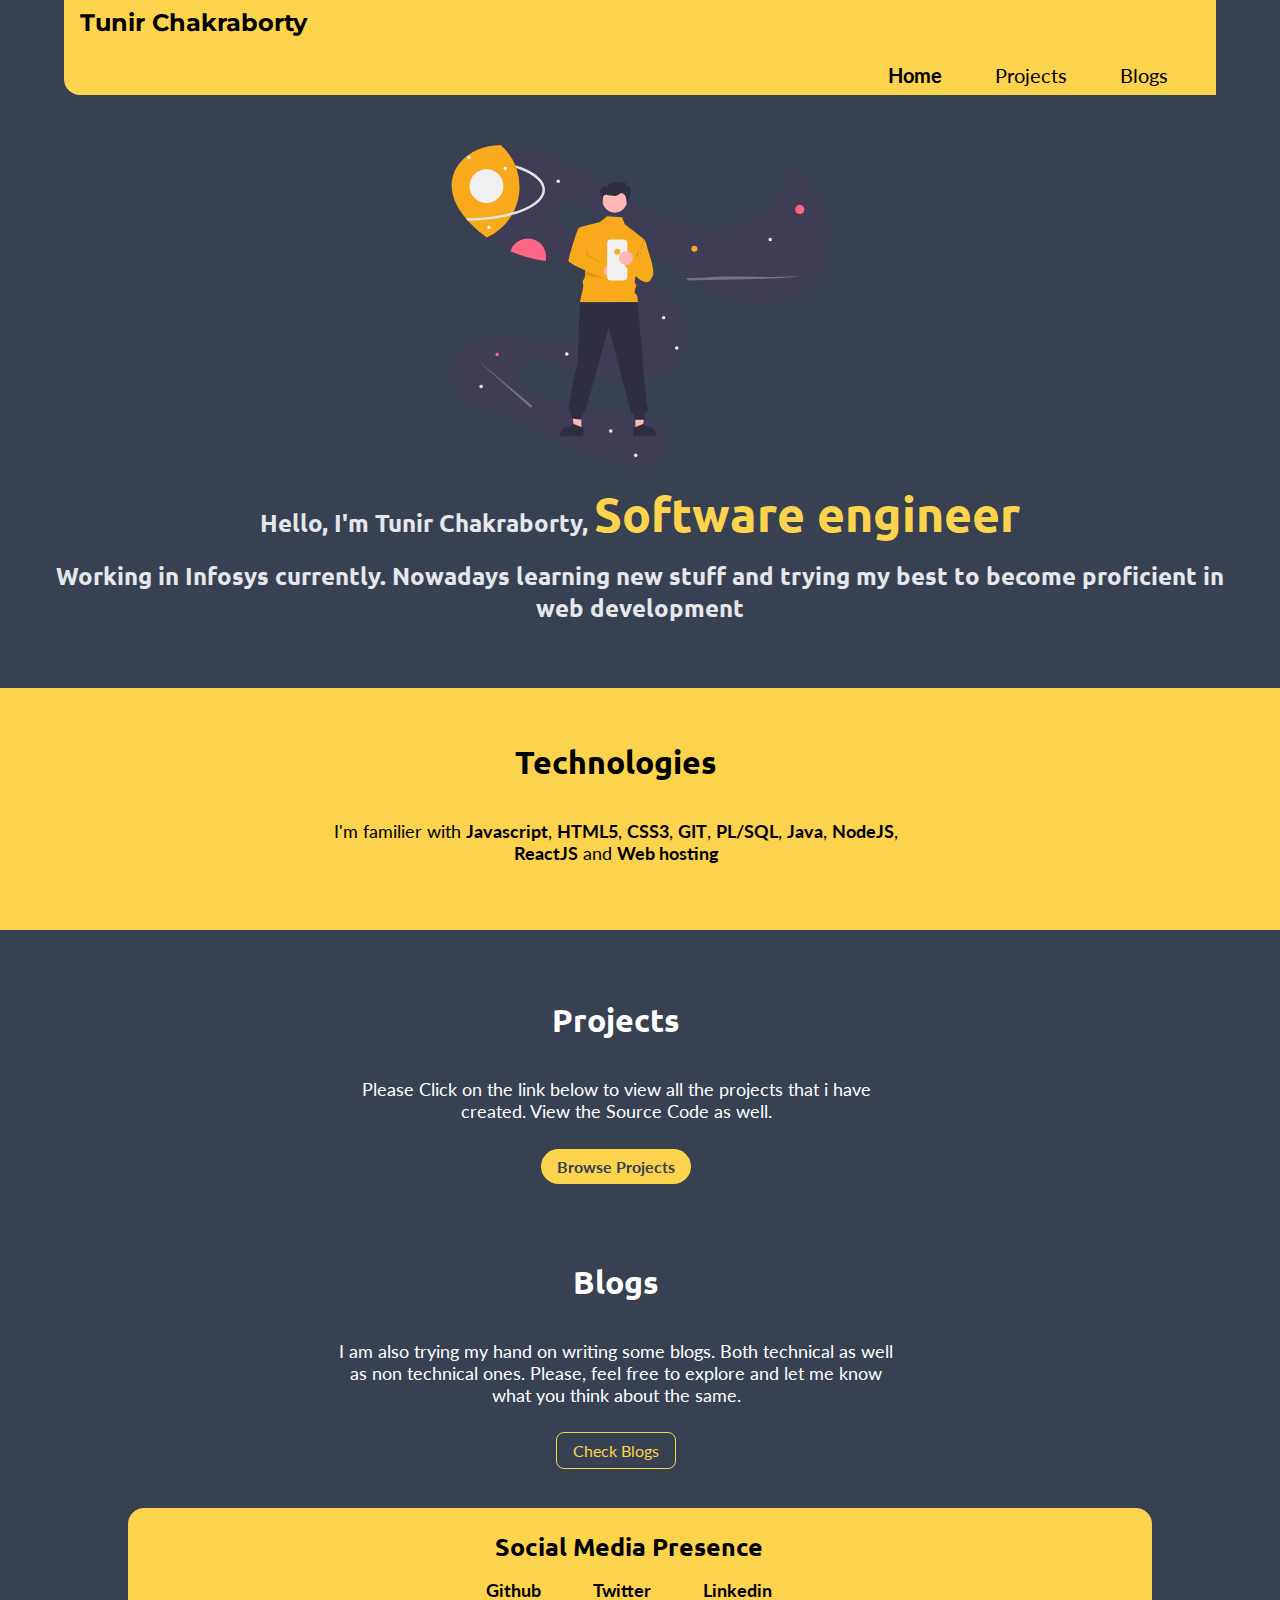
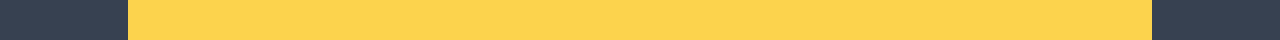
<file: index.html>
<!DOCTYPE html>
<html lang="en">

<head>
    <meta charset="UTF-8">
    <meta http-equiv="X-UA-Compatible" content="IE=edge">
    <meta name="viewport" content="width=device-width, initial-scale=1.0">
    <title>Portfolio - Tunir Chakraborty</title>
    <link href="/styles.css" rel="stylesheet" />
</head>

<body>
    <nav class="navigation container">
        <div class="nav-brand">Tunir Chakraborty</div>
        <ul class="list-non-bullet-style">
            <li class="list-inline-style">
                <a class="link link-active" href="/">Home</a>
            </li class="list-inline-style">
            <li class="list-inline-style">
                <a class="link " href="/projects.html">Projects</a>
            </li class="list-inline-style">
            <li class="list-inline-style">
                <a class="link " href="/blogs.html">Blogs</a>
            </li class="list-inline-style">
        </ul>
    </nav>

    <header class="hero container">
        <img class="hero-img" src="/web_img/undraw_Lost_online_re_upmy.svg" />
        <h1 class="hero-heading">Hello, I'm Tunir Chakraborty, <span class="heading-section">Software engineer</span>
        </h1>
        <h1 class="hero-heading">Working in Infosys currently. Nowadays learning new stuff and trying my best to become
            proficient in web development </h1>
    </header>
    <!-- <section class="section">
        <h1>About Me</h1>
        <div class="container-center">
            <p>Hello, i'm Tunir, currently working in Infosys. Currently learning and trying my best to become proficient in web development </p>
        </div>
    </section> -->

    <section class="section ow">
        <h1>Technologies</h1>
        <div class="container-center">
            <!-- <p>This is an <strong>Off White</strong> section</p> -->
            <p>
                I'm familier with <strong>Javascript</strong>, <strong>HTML5</strong>, <strong>CSS3</strong>,
                <strong>GIT</strong>, <strong>PL/SQL</strong>, <strong>Java</strong>, <strong>NodeJS</strong>,
                <strong>ReactJS</strong> and <strong>Web hosting</strong>
            </p>
        </div>
    </section>

    <section class="section">
        <h1>Projects</h1>
        <div class="container-center">
            <p> Please Click on the link below to view all the projects that i have created.
                View the Source Code as well.
            </p>
        </div>
        <a class="link link-primary" href="/projects.html">Browse Projects</a>
    </section>

    <section class="section">
        <h1>Blogs</h1>
        <div class="container-center">
            <p> I am also trying my hand on writing some blogs. Both technical as well as non technical ones. Please,
                feel free to explore and let me know what you think about the same.
            </p>
        </div>
        <a class="link link-secondary" href="/blogs.html">Check Blogs</a>
    </section>

    <footer class="footer">
        <div class="container">
            <div class="footer-heading">Social Media Presence</div>
            <ul class="list-non-bullet-style">
                <li class="list-inline-style"><a class="link" href="https://github.com/TunirC">Github</a></li>
                <li class="list-inline-style"><a class="link" href="https://twitter.com/Tunir_C">Twitter</a></li>
                <li class="list-inline-style"><a class="link"
                        href="https://www.linkedin.com/in/tunir-chakraborty-6823aa144/">Linkedin</a></li>
            </ul>
        </div>
    </footer>

</body>

</html>
</file>
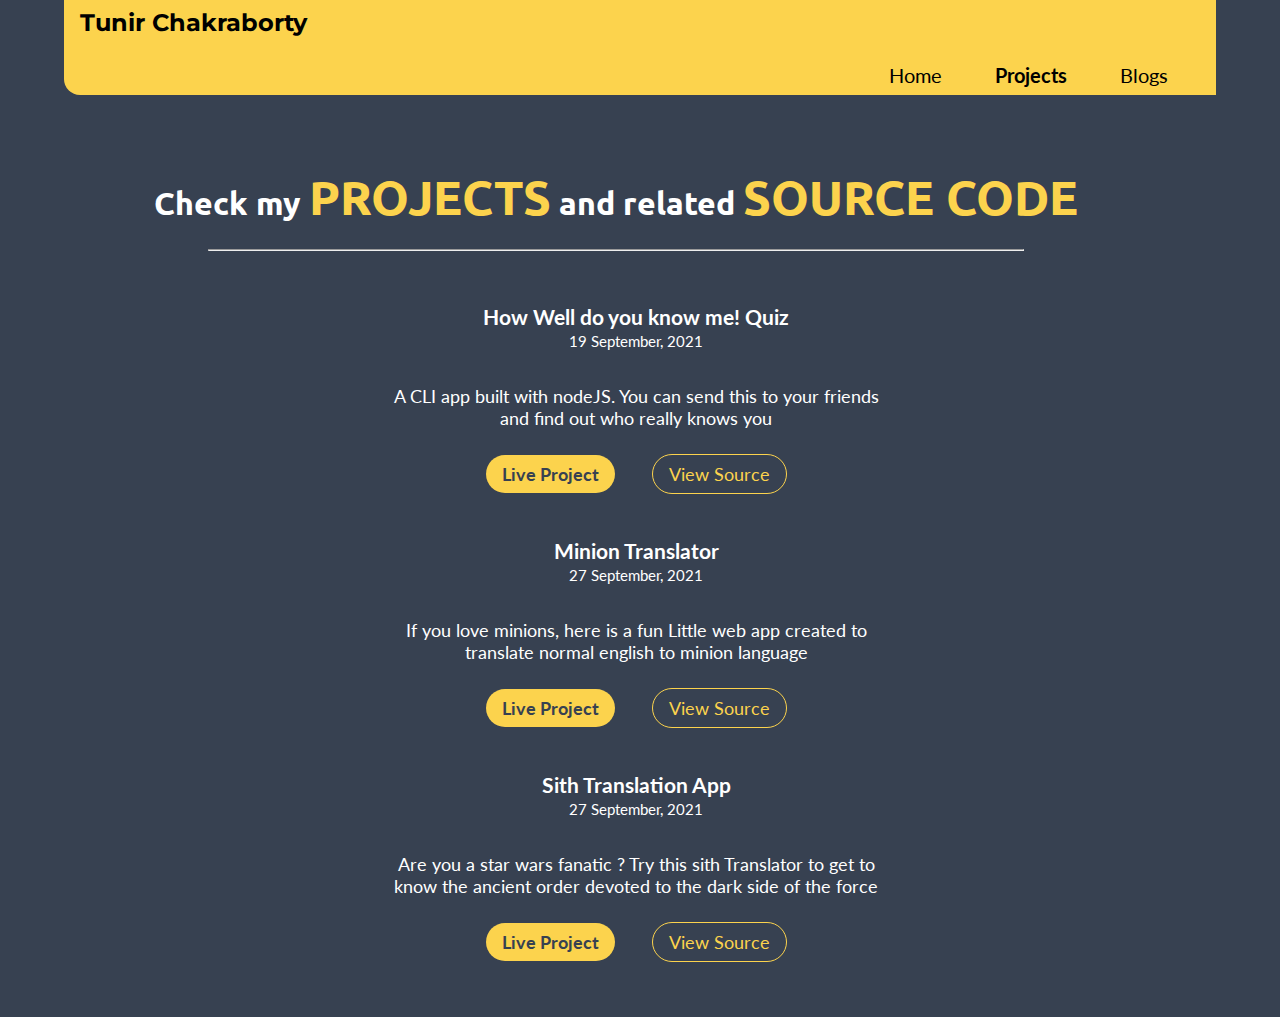
<file: projects.html>
<!DOCTYPE html>
<html lang="en">
<head>
    <meta charset="UTF-8">
    <meta http-equiv="X-UA-Compatible" content="IE=edge">
    <meta name="viewport" content="width=device-width, initial-scale=1.0">
    <title>Portfolio - Tunir Chakraborty</title>
    <link href="/styles.css" rel="stylesheet" />
</head>
<body>
    <nav class="navigation container">
        <div class="nav-brand">Tunir Chakraborty</div>
        <ul class="list-non-bullet-style">
            <li class="list-inline-style">
                <a class="link " href="/">Home</a>
            </li class="list-inline-style">
            <li class="list-inline-style">
                <a class="link link-active" href="/projects.html">Projects</a>
            </li class="list-inline-style">
            <li class="list-inline-style">
                <a class="link " href="/blogs.html">Blogs</a>
            </li class="list-inline-style">
        </ul>
    </nav>

    <section class="section">
        <h1>Check my <span class="heading-section">PROJECTS</span> and related <span class="heading-section">SOURCE CODE</span> </h1>
        <hr>
        <div class="container-center">
            <ol class="list-non-bullet-style" reversed>
                <li>
                    <h3 class="h3-padding">How Well do you know me! Quiz</h3>
                    <small>19 September, 2021</small>
                    <p>A CLI app built with nodeJS. You can send this to your friends and find out who really knows you</p>
                    <span class="link-button-margin"><a class="link link-primary" href="replit.com/@TunirC/do-you-know-me-quiz?embed=1&output=1">Live Project</a></span> <a class="link link-primary-2" href="https://github.com/TunirC/portfolio-tunir-chakraborty">View Source</a>
                </li>
                <li>
                    <h3 class="h3-padding">Minion Translator</h3>
                    <small>27 September, 2021</small>
                    <p>If you love minions, here is a fun Little web app created to translate normal english to minion language</p>
                    <span class="link-button-margin"><a class="link link-primary" href="https://lapwye-da-minion-bowrax.netlify.app">Live Project</a></span> <a class="link link-primary-2" href="https://github.com/TunirC/JS-Demo-Reel">View Source</a>
                </li>
                <li>
                    <h3 class="h3-padding">Sith Translation App</h3>
                    <small>27 September, 2021</small>
                    <p>Are you a star wars fanatic ? Try this sith Translator to get to know the ancient order devoted to the dark side of the force</p>
                    <span class="link-button-margin"><a class="link link-primary" href="https://sith-translation.netlify.app">Live Project</a></span> <a class="link link-primary-2" href="https://github.com/TunirC/Mrk7">View Source</a>

                    </li>
            </ol>
        </div>
    </section>


</body>
</html>
</file>
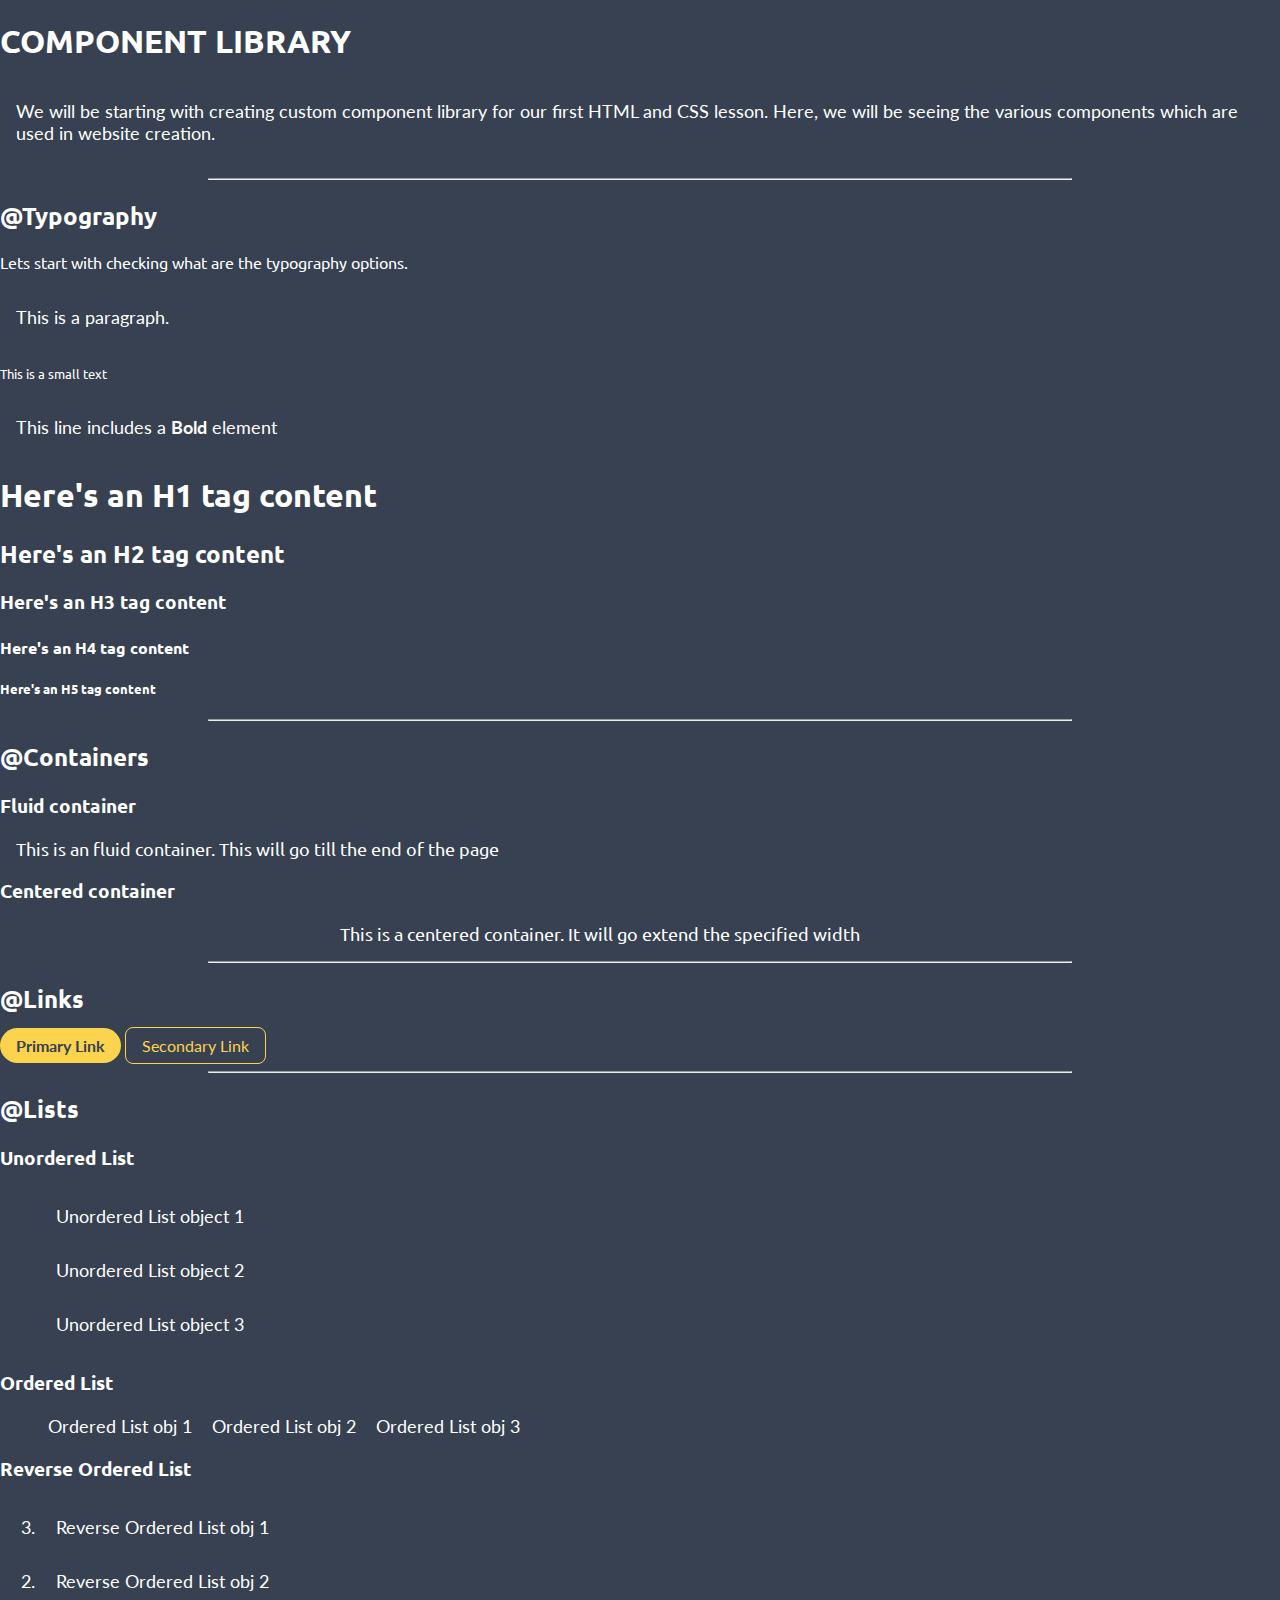
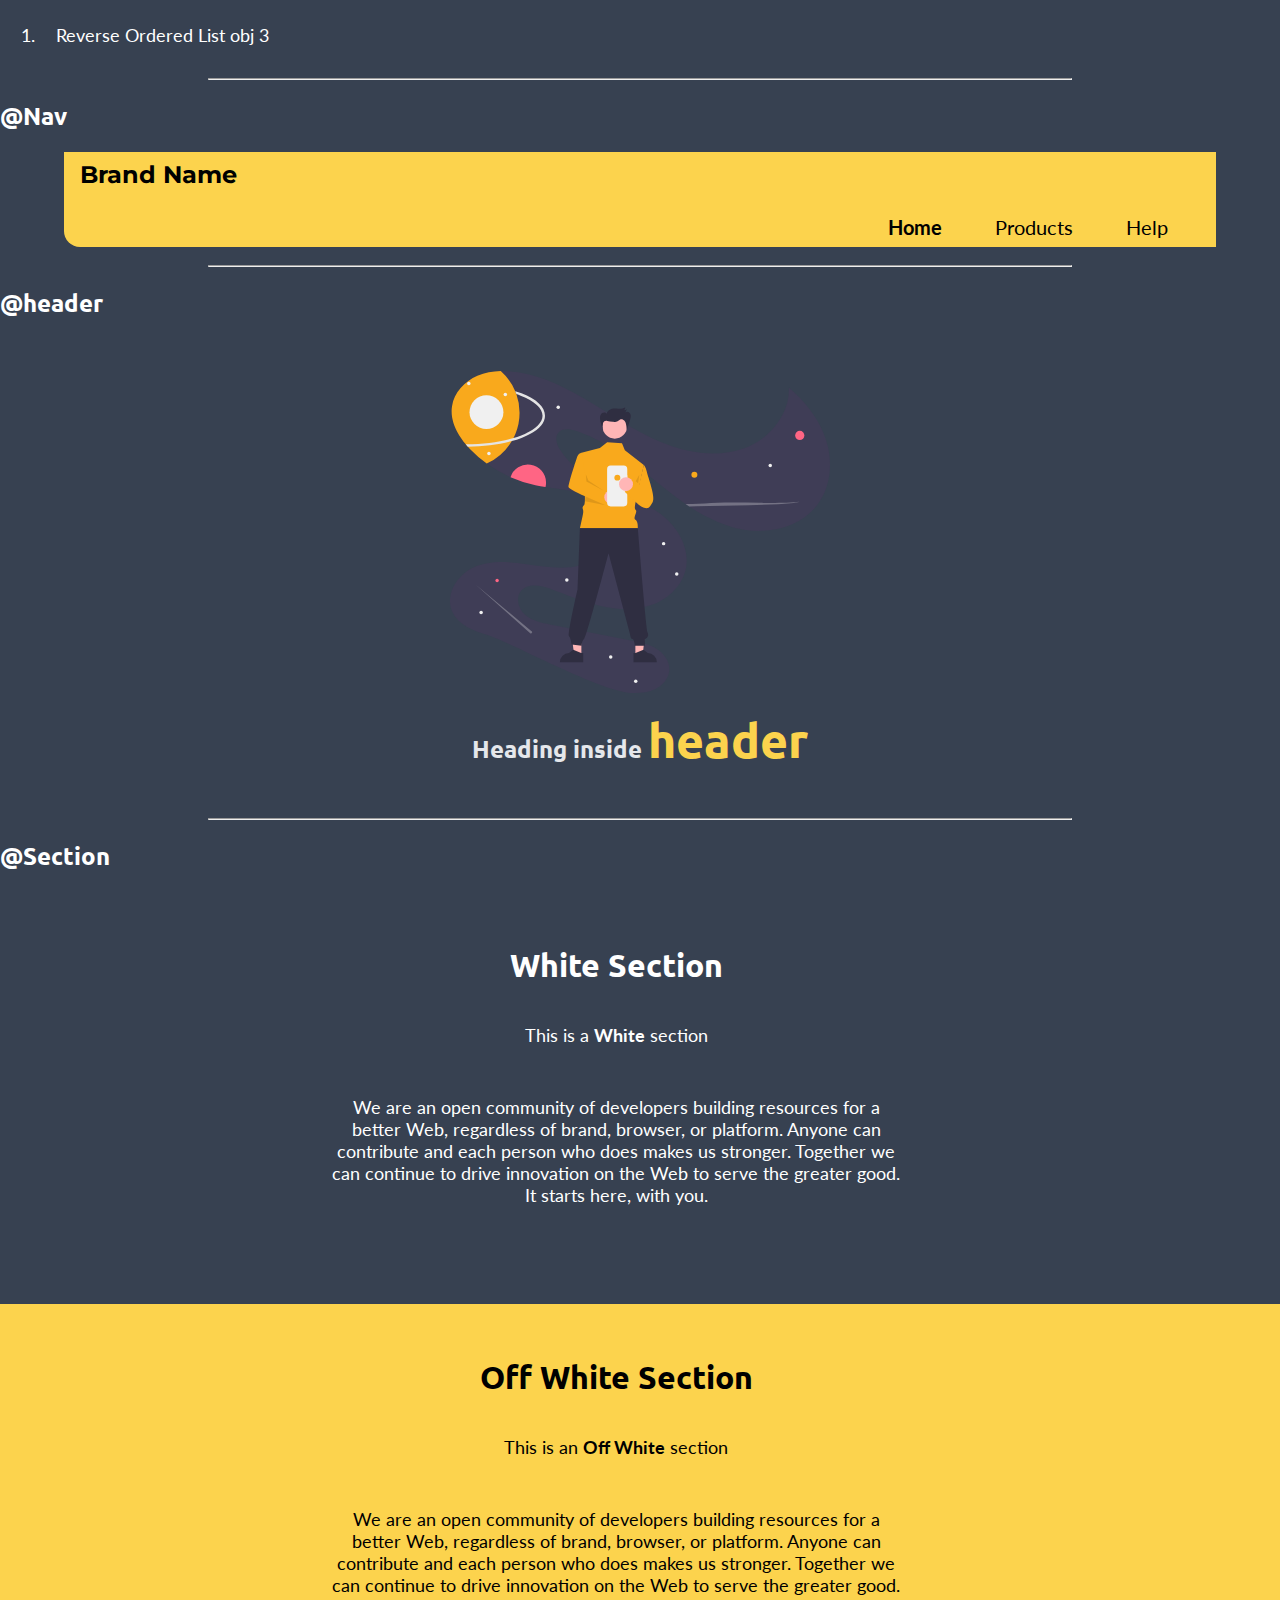
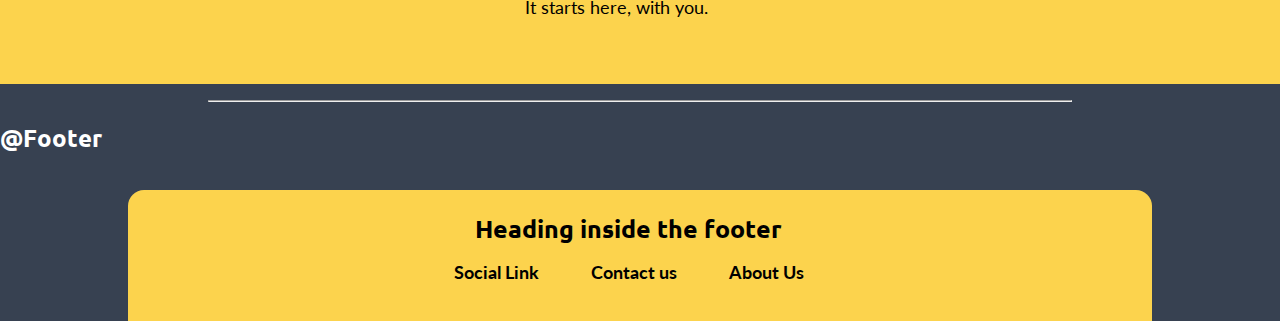
<file: lib/component_library.html>
<!DOCTYPE html>
<html lang="en">

<head>
    <meta charset="UTF-8">
    <meta http-equiv="X-UA-Compatible" content="IE=edge">
    <meta name="viewport" content="width=device-width, initial-scale=1.0">
    <title>Component Library</title>
    <link href="/styles.css" rel="stylesheet" />
</head>

<body>

    <h1>COMPONENT LIBRARY</h1>
    <p>We will be starting with creating custom component library for our first HTML and CSS lesson.
        Here, we will be seeing the various components which are used in website creation. </p>
    <hr>
    <h2>@Typography</h2>
    <div>Lets start with checking what are the typography options.</div>
    <p>This is a paragraph.</p>
    <small>This is a small text</small>
    <p>This line includes a <strong>Bold</strong> element</p>
    <h1>Here's an H1 tag content</h1>
    <h2>Here's an H2 tag content</h2>
    <h3>Here's an H3 tag content</h3>
    <h4>Here's an H4 tag content</h4>
    <h5>Here's an H5 tag content</h5>
    <hr>
    <h2>@Containers</h2>
    <h3>Fluid container</h3>
    <div class="container container-fluid">This is an fluid container. This will go till the end of the page</div>
    <h3>Centered container</h3>
    <div class="container container-center">This is a centered container. It will go extend the specified width</div>
    <hr>
    <h2>@Links</h2>
    <a class="link link-primary" href="/">Primary Link</a> <a class="link link-secondary" href="/">Secondary Link</a>
    <hr>
    <h2>@Lists</h2>
    <h3>Unordered List</h3>
    <ul class="list-non-bullet-style">
        <li> Unordered List object 1</li>
        <li> Unordered List object 2</li>
        <li> Unordered List object 3</li>
    </ul>
    <h3>Ordered List</h3>
    <ol class="list-non-bullet-style">
        <li class="list-inline-style">Ordered List obj 1</li>
        <li class="list-inline-style">Ordered List obj 2</li>
        <li class="list-inline-style">Ordered List obj 3</li>
    </ol>
    <h3>Reverse Ordered List</h3>
    <ol reversed>
        <li>Reverse Ordered List obj 1</li>
        <li>Reverse Ordered List obj 2</li>
        <li>Reverse Ordered List obj 3</li>
    </ol>
    <hr>
    <h2>@Nav </h2>
    <nav class="navigation container">
        <div class="nav-brand">Brand Name</div>
        <ul class="list-non-bullet-style">
            <li class="list-inline-style">
                <a class="link link-active" href="/">Home</a>
            </li class="list-inline-style">
            <li class="list-inline-style">
                <a class="link " href="/">Products</a>
            </li class="list-inline-style">
            <li class="list-inline-style">
                <a class="link " href="/">Help</a>
            </li class="list-inline-style">
        </ul>
    </nav>
    <hr>
    <h2>@header</h2>
    <header class="hero container">
        <img class="hero-img" src="/web_img/undraw_Lost_online_re_upmy.svg" />
        <h1 class="hero-heading">Heading inside <span class="heading-section">header</span> </h1>
    </header>
    <hr>
    <h2>@Section</h2>
    <section class="section">
        <h1>White Section</h1>
        <div class="container-center">
            <p>This is a <strong>White</strong> section</p>
            <p>We are an open community of developers building resources for a better Web, regardless of brand, browser,
                or platform. Anyone can contribute and each person who does makes us stronger. Together we can continue
                to drive innovation on the Web to serve the greater good. It starts here, with you.</p>
        </div>
    </section>
    <section class="section ow">
        <h1>Off White Section</h1>
        <div class="container-center">
            <p>This is an <strong>Off White</strong> section</p>
            <p>We are an open community of developers building resources for a better Web, regardless of brand, browser,
                or platform. Anyone can contribute and each person who does makes us stronger. Together we can continue
                to drive innovation on the Web to serve the greater good. It starts here, with you.</p>
        </div>
    </section>
    <hr>
    <h2>@Footer</h2>
    <footer class="footer">
        <div class="container">
            <div class="footer-heading">Heading inside the footer</div>
            <ul class="list-non-bullet-style">
                <li class="list-inline-style"><a class="link" href="/">Social Link</a></li>
                <li class="list-inline-style"><a class="link" href="/">Contact us</a></li>
                <li class="list-inline-style"><a class="link" href="/">About Us</a></li>
            </ul>
        </div>
    </footer>

</body>

</html>
</file>
<file: styles.css>
@import url('https://fonts.googleapis.com/css2?family=Lato:wght@300&family=Montserrat&family=Ubuntu&display=swap');

:root {
    --primary_col: #60A5FA;
    --secondary_col: #FCD34D;
    --heading_col: #92400E;
    --custom-gray: #E5E7EB;
    --font_col: #374151;
}

body {
    font-family: 'Ubuntu', sans-serif;
    margin: 0px;
    background-color: #374151;
    color: white;
}

p,
li {
    font-family: 'Lato', sans-serif;
    font-size: large;
    padding: 1rem 1rem;
}

.h3-padding {
    margin-bottom: 0rem;
}

.container {
    padding-left: 1rem;
    padding-right: 1rem;
    font-size: 18px;
    padding-bottom: 0rem;
}

.container-center {
    max-width: 600px;
    margin: auto;
}

hr {
    margin: 1rem 13rem;
}

.link {
    text-decoration: none;
    padding: 0.5rem 1rem;
    font-family: 'Lato', sans-serif;
    color: black;
}

/* links */
.link-primary {
    color:var(--font_col);
    border-radius: 2rem;
    font-weight: bold;
    background-color: var(--secondary_col);
}

.link-secondary {
    color: var(--secondary_col);
    border-radius: 0.5rem;
    border: 1px solid var(--secondary_col);
    /* background-color:var(--primary_col);*/
}

.link-primary-2 {
    color: var(--secondary_col);
    border-radius: 2rem;
    border: 1px solid var(--secondary_col);
}

.link-button-margin {
    padding: 0rem 2rem 0rem 2rem;
    padding-inline-start: 0px;
}

/* Lists */
.list-non-bullet-style {
    list-style: none;
}

.list-inline-style {
    display: inline;
    padding: 0rem 0.5rem;
}

/* Navigation */
.navigation {
    background-color: var(--secondary_col);
    color: white;
    padding-left: 1rem;
    padding-right: 1rem;
    padding-top: 0.5rem;
    border-bottom-left-radius: 1rem;
    margin: 0rem 4rem;
    font-family: 'Ubuntu', sans-serif;
}

.navigation .nav-brand {
    font-weight: bold;
    font-size: 1.5rem;
    color: black;
    font-family: 'Montserrat', sans-serif;
}

.navigation .link {
    font-size: 20px;
    text-align: center;
}

.navigation .list-non-bullet-style {
    /* color: white; */
    text-align: right;
    padding: 0.5rem;
    /* font-size: 1.3rem; */
}

.navigation .link-active {
    font-weight: bold;
}

/* Hero/Header  */
.hero {
    padding: 2rem;
}

.hero .hero-img {
    max-width: 380px;
    margin: auto;
    display: block;
}

.hero .hero-heading {
    color: var(--custom-gray);
    text-align: center;
    font-size: 1.5rem;
    padding-top: 1rem;
    margin: 0rem;
}

/* .hero .hero-heading .heading-section {
    color: var(--secondary_col);
    font-size: 3rem;
} */

.heading-section {
    color: var(--secondary_col);
    font-size: 3rem;
}

/* Section */
.section {
    padding: 2rem 3rem;
    padding-inline-start: 0px;
    text-align: center;
}

.section h1 {
    text-align: center;
    font-weight: bold;
}

.section p {
    text-align: center;
}

.ow {
    background-color: var(--secondary_col);
    color: black;
    margin-top: 2rem;
    margin-bottom: 1rem;
    /* border-radius: 1rem; */
}

/* Footers */
.footer {
    text-align: center;
    padding-top: 1rem;
    margin: 0rem 8rem;
}

.footer .container {
    font-size: 16px;
    background-color: var(--secondary_col);
    padding: 1.4rem;
    border-radius: 1rem 1rem 0rem 0rem;
    padding-inline-start: 0px;
}

.footer-heading {
    font-size: 25px;
    font-weight: bold;
    color: black;
}

.footer .list-non-bullet-style {
    padding-inline-start: 0px;
    color: var(--font_col);
    font-weight: bold;
}

/* Check BEM naming convention method for CSS */
</file>
